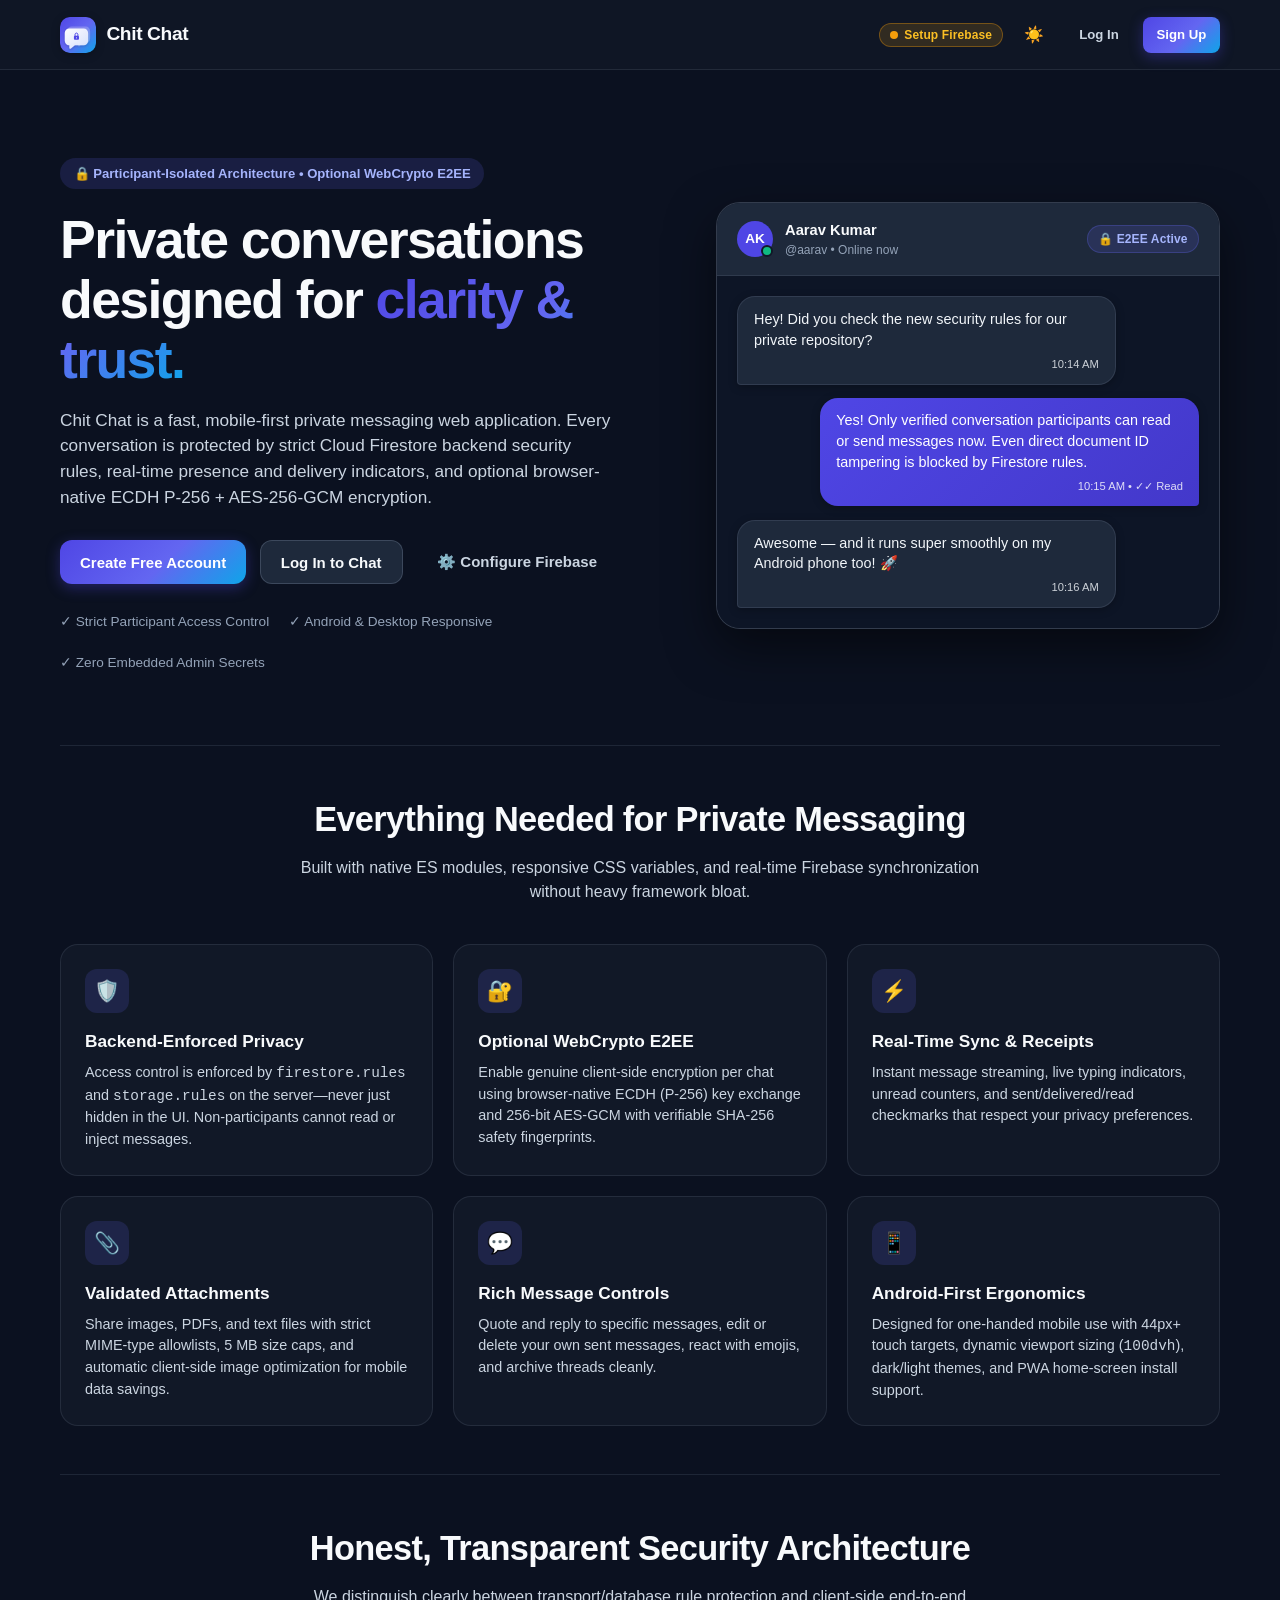
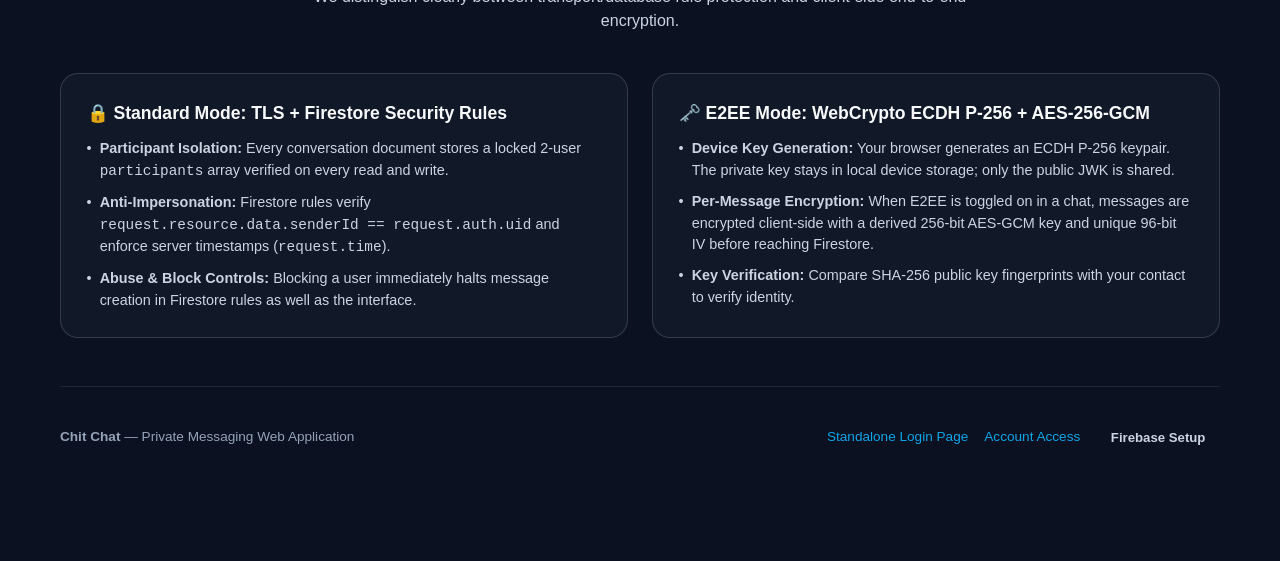
<file: index.html>
<!DOCTYPE html>
<html lang="en" data-theme="dark">
<head>
  <meta charset="UTF-8" />
  <meta name="viewport" content="width=device-width, initial-scale=1.0, viewport-fit=cover" />
  <meta name="theme-color" content="#4f46e5" />
  <meta
    name="description"
    content="Chit Chat — Modern, privacy-first real-time private messaging web application powered by Firebase Authentication, Cloud Firestore security rules, and optional WebCrypto end-to-end encryption."
  />
  <title>Chit Chat — Private Messaging</title>
  <link rel="icon" type="image/svg+xml" href="./assets/icon.svg" />
  <link rel="apple-touch-icon" href="./assets/icon.svg" />
  <link rel="manifest" href="./manifest.json" />
  <link rel="stylesheet" href="./css/styles.css" />
</head>
<body data-page="index">
  <!-- Top Navigation Header (Shown on Landing & Auth Views) -->
  <header id="public-navbar" class="site-navbar">
    <div class="navbar-inner">
      <a href="#landing" id="nav-brand-link" class="brand-link" aria-label="Chit Chat Home">
        <img src="./assets/icon.svg" alt="Chit Chat Logo" class="brand-logo" width="36" height="36" />
        <span>Chit Chat</span>
      </a>

      <div class="navbar-actions">
        <button
          type="button"
          id="btn-firebase-status"
          class="badge badge-unconfigured"
          title="Configure or inspect Firebase connection"
        >
          <span id="firebase-status-dot" class="status-dot warning"></span>
          <span id="firebase-status-label">Setup Firebase</span>
        </button>

        <button
          type="button"
          id="btn-theme-toggle-nav"
          class="icon-btn"
          aria-label="Toggle dark and light theme"
          title="Switch theme"
        >
          <span id="theme-icon-nav" aria-hidden="true">☀️</span>
        </button>

        <button type="button" id="nav-btn-login" class="btn btn-ghost btn-sm">
          Log In
        </button>
        <button type="button" id="nav-btn-signup" class="btn btn-primary btn-sm">
          Sign Up
        </button>
      </div>
    </div>
  </header>

  <!-- VIEW 1: Landing Page -->
  <main id="view-landing" class="landing-container">
    <section class="hero-grid" aria-labelledby="hero-heading">
      <div>
        <div class="hero-eyebrow">
          <span>🔒 Participant-Isolated Architecture • Optional WebCrypto E2EE</span>
        </div>
        <h1 id="hero-heading" class="hero-title">
          Private conversations designed for <span class="gradient-text">clarity &amp; trust.</span>
        </h1>
        <p class="hero-subtitle">
          Chit Chat is a fast, mobile-first private messaging web application. Every conversation is protected by strict Cloud Firestore backend security rules, real-time presence and delivery indicators, and optional browser-native ECDH P-256 + AES-256-GCM encryption.
        </p>

        <div class="hero-cta-group">
          <button type="button" id="hero-btn-signup" class="btn btn-primary">
            Create Free Account
          </button>
          <button type="button" id="hero-btn-login" class="btn btn-secondary">
            Log In to Chat
          </button>
          <button type="button" id="hero-btn-config" class="btn btn-ghost">
            ⚙️ Configure Firebase
          </button>
        </div>

        <ul class="hero-trust-list">
          <li>✓ Strict Participant Access Control</li>
          <li>✓ Android &amp; Desktop Responsive</li>
          <li>✓ Zero Embedded Admin Secrets</li>
        </ul>
      </div>

      <!-- Interactive Live Visual Preview Card -->
      <div class="hero-preview-card" aria-label="Chit Chat Interface Preview">
        <div class="preview-card-header">
          <div class="preview-user-row">
            <div class="avatar avatar-sm" style="background-color: #4f46e5;">
              <span>AK</span>
              <span class="avatar-presence online"></span>
            </div>
            <div>
              <div style="font-weight: 700; font-size: 0.92rem;">Aarav Kumar</div>
              <div style="font-size: 0.75rem; color: var(--text-muted);">@aarav • Online now</div>
            </div>
          </div>
          <span class="badge badge-security">🔒 E2EE Active</span>
        </div>

        <div class="preview-card-body">
          <div class="preview-bubble incoming">
            Hey! Did you check the new security rules for our private repository?
            <div class="preview-meta">10:14 AM</div>
          </div>
          <div class="preview-bubble outgoing">
            Yes! Only verified conversation participants can read or send messages now. Even direct document ID tampering is blocked by Firestore rules.
            <div class="preview-meta">10:15 AM • ✓✓ Read</div>
          </div>
          <div class="preview-bubble incoming">
            Awesome — and it runs super smoothly on my Android phone too! 🚀
            <div class="preview-meta">10:16 AM</div>
          </div>
        </div>
      </div>
    </section>

    <!-- Feature Highlights Section -->
    <section class="section-block" aria-labelledby="features-heading">
      <div class="section-header">
        <h2 id="features-heading" class="section-title">Everything Needed for Private Messaging</h2>
        <p class="section-desc">
          Built with native ES modules, responsive CSS variables, and real-time Firebase synchronization without heavy framework bloat.
        </p>
      </div>

      <div class="features-grid">
        <article class="feature-card">
          <div class="feature-icon" aria-hidden="true">🛡️</div>
          <h3>Backend-Enforced Privacy</h3>
          <p>
            Access control is enforced by <code>firestore.rules</code> and <code>storage.rules</code> on the server—never just hidden in the UI. Non-participants cannot read or inject messages.
          </p>
        </article>

        <article class="feature-card">
          <div class="feature-icon" aria-hidden="true">🔐</div>
          <h3>Optional WebCrypto E2EE</h3>
          <p>
            Enable genuine client-side encryption per chat using browser-native ECDH (P-256) key exchange and 256-bit AES-GCM with verifiable SHA-256 safety fingerprints.
          </p>
        </article>

        <article class="feature-card">
          <div class="feature-icon" aria-hidden="true">⚡</div>
          <h3>Real-Time Sync &amp; Receipts</h3>
          <p>
            Instant message streaming, live typing indicators, unread counters, and sent/delivered/read checkmarks that respect your privacy preferences.
          </p>
        </article>

        <article class="feature-card">
          <div class="feature-icon" aria-hidden="true">📎</div>
          <h3>Validated Attachments</h3>
          <p>
            Share images, PDFs, and text files with strict MIME-type allowlists, 5 MB size caps, and automatic client-side image optimization for mobile data savings.
          </p>
        </article>

        <article class="feature-card">
          <div class="feature-icon" aria-hidden="true">💬</div>
          <h3>Rich Message Controls</h3>
          <p>
            Quote and reply to specific messages, edit or delete your own sent messages, react with emojis, and archive threads cleanly.
          </p>
        </article>

        <article class="feature-card">
          <div class="feature-icon" aria-hidden="true">📱</div>
          <h3>Android-First Ergonomics</h3>
          <p>
            Designed for one-handed mobile use with 44px+ touch targets, dynamic viewport sizing (<code>100dvh</code>), dark/light themes, and PWA home-screen install support.
          </p>
        </article>
      </div>
    </section>

    <!-- Privacy & Security Transparency Section -->
    <section class="section-block" aria-labelledby="security-heading">
      <div class="section-header">
        <h2 id="security-heading" class="section-title">Honest, Transparent Security Architecture</h2>
        <p class="section-desc">
          We distinguish clearly between transport/database rule protection and client-side end-to-end encryption.
        </p>
      </div>

      <div class="security-architecture-grid">
        <div class="security-card">
          <h3>🔒 Standard Mode: TLS + Firestore Security Rules</h3>
          <ul class="security-list">
            <li>
              <span>•</span>
              <span><strong>Participant Isolation:</strong> Every conversation document stores a locked 2-user <code>participants</code> array verified on every read and write.</span>
            </li>
            <li>
              <span>•</span>
              <span><strong>Anti-Impersonation:</strong> Firestore rules verify <code>request.resource.data.senderId == request.auth.uid</code> and enforce server timestamps (<code>request.time</code>).</span>
            </li>
            <li>
              <span>•</span>
              <span><strong>Abuse &amp; Block Controls:</strong> Blocking a user immediately halts message creation in Firestore rules as well as the interface.</span>
            </li>
          </ul>
        </div>

        <div class="security-card">
          <h3>🗝️ E2EE Mode: WebCrypto ECDH P-256 + AES-256-GCM</h3>
          <ul class="security-list">
            <li>
              <span>•</span>
              <span><strong>Device Key Generation:</strong> Your browser generates an ECDH P-256 keypair. The private key stays in local device storage; only the public JWK is shared.</span>
            </li>
            <li>
              <span>•</span>
              <span><strong>Per-Message Encryption:</strong> When E2EE is toggled on in a chat, messages are encrypted client-side with a derived 256-bit AES-GCM key and unique 96-bit IV before reaching Firestore.</span>
            </li>
            <li>
              <span>•</span>
              <span><strong>Key Verification:</strong> Compare SHA-256 public key fingerprints with your contact to verify identity.</span>
            </li>
          </ul>
        </div>
      </div>

      <footer class="landing-footer">
        <div>
          <strong>Chit Chat</strong> — Private Messaging Web Application
        </div>
        <div style="display: flex; gap: 1rem; align-items: center;">
          <a href="./login.html">Standalone Login Page</a>
          <a href="#auth" id="footer-link-auth">Account Access</a>
          <button type="button" id="footer-btn-config" class="btn btn-ghost btn-sm">
            Firebase Setup
          </button>
        </div>
      </footer>
    </section>
  </main>

  <!-- VIEW 2: Authentication View -->
  <section id="view-auth" class="auth-wrapper hidden" aria-label="Authentication">
    <div class="auth-card">
      <div class="auth-card-header">
        <h1 id="auth-heading">Welcome to Chit Chat</h1>
        <p id="auth-subheading">Sign in to access your private conversations</p>
      </div>

      <div class="auth-tabs" role="tablist">
        <button
          type="button"
          id="tab-login"
          class="auth-tab-btn active"
          role="tab"
          aria-selected="true"
        >
          Log In
        </button>
        <button
          type="button"
          id="tab-signup"
          class="auth-tab-btn"
          role="tab"
          aria-selected="false"
        >
          Sign Up
        </button>
        <button
          type="button"
          id="tab-reset"
          class="auth-tab-btn"
          role="tab"
          aria-selected="false"
        >
          Reset
        </button>
      </div>

      <div id="auth-alert" class="alert-box hidden" role="alert"></div>

      <!-- Form 1: Log In -->
      <form id="form-login" novalidate>
        <div class="form-group">
          <label for="login-email" class="form-label">Email Address</label>
          <input
            type="email"
            id="login-email"
            class="form-input"
            placeholder="you@example.com"
            autocomplete="email"
            required
          />
        </div>

        <div class="form-group">
          <label for="login-password" class="form-label">Password</label>
          <div class="input-with-action">
            <input
              type="password"
              id="login-password"
              class="form-input"
              placeholder="Enter your password"
              autocomplete="current-password"
              required
            />
            <button
              type="button"
              class="input-action-btn"
              data-toggle-password="login-password"
              aria-label="Show or hide password"
            >
              👁️
            </button>
          </div>
        </div>

        <button type="submit" id="btn-submit-login" class="btn btn-primary btn-block">
          Log In
        </button>
      </form>

      <!-- Form 2: Sign Up & Initial Profile Setup -->
      <form id="form-signup" class="hidden" novalidate>
        <div class="form-group">
          <label for="signup-name" class="form-label">Display Name</label>
          <input
            type="text"
            id="signup-name"
            class="form-input"
            placeholder="e.g. Khushnoor"
            maxlength="60"
            autocomplete="name"
            required
          />
        </div>

        <div class="form-group">
          <label for="signup-username" class="form-label">Unique Handle (@username)</label>
          <input
            type="text"
            id="signup-username"
            class="form-input"
            placeholder="e.g. khushnoor_m"
            maxlength="30"
            autocomplete="username"
            required
          />
          <span class="form-hint">3–30 lowercase letters, numbers, underscores, or dots.</span>
        </div>

        <div class="form-group">
          <label for="signup-email" class="form-label">Email Address</label>
          <input
            type="email"
            id="signup-email"
            class="form-input"
            placeholder="you@example.com"
            autocomplete="email"
            required
          />
        </div>

        <div class="form-group">
          <label for="signup-password" class="form-label">Password</label>
          <div class="input-with-action">
            <input
              type="password"
              id="signup-password"
              class="form-input"
              placeholder="At least 8 characters"
              autocomplete="new-password"
              required
            />
            <button
              type="button"
              class="input-action-btn"
              data-toggle-password="signup-password"
              aria-label="Show or hide password"
            >
              👁️
            </button>
          </div>
        </div>

        <div class="form-group">
          <label for="signup-confirm" class="form-label">Confirm Password</label>
          <input
            type="password"
            id="signup-confirm"
            class="form-input"
            placeholder="Re-enter your password"
            autocomplete="new-password"
            required
          />
        </div>

        <div class="form-group">
          <label for="signup-bio" class="form-label">Status / Bio (Optional)</label>
          <input
            type="text"
            id="signup-bio"
            class="form-input"
            placeholder="Hey there! I am using Chit Chat."
            maxlength="160"
          />
        </div>

        <button type="submit" id="btn-submit-signup" class="btn btn-primary btn-block">
          Create Account &amp; Verify Email
        </button>
      </form>

      <!-- Form 3: Password Reset -->
      <form id="form-reset" class="hidden" novalidate>
        <div class="form-group">
          <label for="reset-email" class="form-label">Account Email Address</label>
          <input
            type="email"
            id="reset-email"
            class="form-input"
            placeholder="Enter your registered email"
            autocomplete="email"
            required
          />
          <span class="form-hint">
            We will send a secure password reset link via Firebase Authentication.
          </span>
        </div>

        <button type="submit" id="btn-submit-reset" class="btn btn-primary btn-block">
          Send Password Reset Email
        </button>
      </form>

      <div class="auth-footer-links">
        <button type="button" id="auth-back-landing" class="btn btn-ghost btn-sm">
          ← Back to Home
        </button>
        <button type="button" id="auth-open-config" class="btn btn-ghost btn-sm">
          ⚙️ Firebase Config
        </button>
      </div>
    </div>
  </section>

  <!-- VIEW 3 & 4: Authenticated Chat Dashboard & Private Chat Window -->
  <div id="view-workspace" class="workspace-shell hidden">
    <div id="email-verification-banner" class="verification-banner hidden" role="region" aria-label="Email verification notice">
      <span>
        📧 Your email address is not verified yet. Please check your inbox for the verification link.
      </span>
      <div class="verification-banner-actions">
        <button type="button" id="btn-resend-verification" class="btn btn-secondary btn-sm">
          Resend Email
        </button>
        <button type="button" id="btn-refresh-verification" class="btn btn-primary btn-sm">
          I've Verified
        </button>
      </div>
    </div>

    <div id="workspace-main-grid" class="workspace-main">
      <!-- LEFT PANE: Chat Dashboard Sidebar -->
      <aside class="dashboard-sidebar" aria-label="Conversations and User Directory">
        <div class="sidebar-topbar">
          <div
            id="sidebar-user-profile-trigger"
            class="current-user-chip"
            role="button"
            tabindex="0"
            title="Open Profile &amp; Settings"
          >
            <div id="current-user-avatar" class="avatar avatar-sm">
              <span>U</span>
              <span class="avatar-presence online"></span>
            </div>
            <div class="user-chip-meta">
              <div id="current-user-name" class="user-chip-name">Loading...</div>
              <div id="current-user-handle" class="user-chip-handle">@user</div>
            </div>
          </div>

          <div class="sidebar-toolbar-actions">
            <button
              type="button"
              id="btn-new-chat"
              class="icon-btn"
              title="Find user &amp; start new private chat"
              aria-label="Start new chat"
            >
              ➕
            </button>
            <button
              type="button"
              id="btn-theme-toggle-app"
              class="icon-btn"
              title="Toggle theme"
              aria-label="Toggle theme"
            >
              <span id="theme-icon-app">☀️</span>
            </button>
            <button
              type="button"
              id="btn-open-settings"
              class="icon-btn"
              title="Profile &amp; Settings"
              aria-label="Open profile and settings"
            >
              ⚙️
            </button>
          </div>
        </div>

        <div class="sidebar-search-box">
          <div class="search-input-wrap">
            <span class="search-icon" aria-hidden="true">🔍</span>
            <input
              type="search"
              id="dashboard-search-input"
              class="search-input"
              placeholder="Search chats or @username..."
              aria-label="Search conversations or users"
            />
            <button
              type="button"
              id="btn-clear-search"
              class="search-clear-btn hidden"
              aria-label="Clear search"
            >
              ✕
            </button>
          </div>
        </div>

        <div class="sidebar-filter-tabs" role="tablist" aria-label="Conversation filters">
          <button
            type="button"
            class="filter-pill active"
            data-filter="all"
            role="tab"
            aria-selected="true"
          >
            All Chats
          </button>
          <button
            type="button"
            class="filter-pill"
            data-filter="unread"
            role="tab"
            aria-selected="false"
          >
            Unread <span id="filter-unread-count"></span>
          </button>
          <button
            type="button"
            class="filter-pill"
            data-filter="archived"
            role="tab"
            aria-selected="false"
          >
            Archived
          </button>
          <button
            type="button"
            class="filter-pill"
            data-filter="directory"
            role="tab"
            aria-selected="false"
          >
            Find Users
          </button>
        </div>

        <div id="conversation-list" class="conversation-list" role="list">
          <div class="empty-list-state">
            No conversations yet. Tap <strong>Find Users</strong> or <strong>➕</strong> to start a private chat.
          </div>
        </div>
      </aside>

      <!-- RIGHT PANE: Private Chat Window -->
      <section class="chat-panel" aria-label="Private Chat Window">
        <div id="chat-empty-state" class="chat-empty-state">
          <div class="chat-empty-icon" aria-hidden="true">💬</div>
          <h2>Select a Private Conversation</h2>
          <p>
            Choose an existing thread from the left or search the directory by <code>@username</code> or email to start a private 1-to-1 chat.
          </p>
          <button type="button" id="btn-empty-find-users" class="btn btn-primary btn-sm">
            🔍 Find Users to Chat With
          </button>
        </div>

        <div id="active-chat-container" class="active-chat-container hidden">
          <header class="chat-window-header">
            <div class="chat-header-left">
              <button
                type="button"
                id="btn-mobile-back"
                class="icon-btn mobile-back-btn"
                aria-label="Back to conversation list"
                title="Back to chats"
              >
                ←
              </button>

              <div id="chat-peer-avatar" class="avatar avatar-sm">
                <span>P</span>
                <span id="chat-peer-presence-dot" class="avatar-presence"></span>
              </div>

              <div class="chat-peer-info">
                <div id="chat-peer-name" class="chat-peer-name">Contact Name</div>
                <div id="chat-peer-status" class="chat-peer-status">Offline</div>
              </div>
            </div>

            <div class="chat-header-actions">
              <button
                type="button"
                id="btn-toggle-e2ee"
                class="badge badge-security"
                title="Toggle optional WebCrypto ECDH+AES-GCM End-to-End Encryption"
              >
                🛡️ Standard
              </button>

              <button
                type="button"
                id="btn-verify-keys"
                class="icon-btn"
                title="Inspect Security &amp; E2EE Key Fingerprints"
                aria-label="Security details"
              >
                🔐
              </button>

              <button
                type="button"
                id="btn-archive-chat"
                class="icon-btn"
                title="Archive or unarchive conversation"
                aria-label="Archive conversation"
              >
                📥
              </button>

              <button
                type="button"
                id="btn-block-user"
                class="icon-btn"
                title="Block or unblock user"
                aria-label="Block user"
              >
                🚫
              </button>

              <button
                type="button"
                id="btn-report-user"
                class="icon-btn"
                title="Report user for abuse"
                aria-label="Report user"
              >
                🚩
              </button>

              <button
                type="button"
                id="btn-delete-chat"
                class="icon-btn"
                title="Delete conversation"
                aria-label="Delete conversation"
              >
                🗑️
              </button>
            </div>
          </header>

          <div class="chat-security-strip">
            <span id="chat-security-description">
              🛡️ Protected by Cloud Firestore Participant Rules &amp; TLS.
            </span>
            <button
              type="button"
              id="btn-security-learn-more"
              class="btn btn-ghost btn-sm"
              style="min-height: 26px; padding: 0.1rem 0.5rem; font-size: 0.74rem;"
            >
              Verify Keys
            </button>
          </div>

          <div id="messages-stream" class="messages-stream" role="log" aria-live="polite"></div>

          <div id="composer-context-bar" class="composer-context-bar hidden">
            <div class="composer-context-info">
              <div id="composer-context-title" class="composer-context-title">Replying to</div>
              <div id="composer-context-text" class="composer-context-text"></div>
            </div>
            <button
              type="button"
              id="btn-cancel-context"
              class="icon-btn"
              aria-label="Cancel reply or edit"
            >
              ✕
            </button>
          </div>

          <div id="attachment-preview-bar" class="composer-context-bar hidden">
            <div class="composer-context-info">
              <div class="composer-context-title">📎 Staged Attachment</div>
              <div id="attachment-preview-name" class="composer-context-text"></div>
            </div>
            <button
              type="button"
              id="btn-remove-attachment"
              class="icon-btn"
              aria-label="Remove attachment"
            >
              ✕
            </button>
          </div>

          <div id="blocked-conversation-banner" class="blocked-notice-bar hidden">
            <span id="blocked-banner-text">
              🚫 This conversation is currently blocked. New messages cannot be sent.
            </span>
            <button type="button" id="btn-unblock-banner" class="btn btn-secondary btn-sm">
              Unblock
            </button>
          </div>

          <form id="chat-composer-form" class="chat-composer" novalidate>
            <div id="emoji-popover" class="emoji-popover hidden" role="dialog" aria-label="Emoji picker">
              <div id="emoji-grid" class="emoji-grid"></div>
            </div>

            <button
              type="button"
              id="btn-emoji-picker"
              class="icon-btn"
              aria-label="Insert emoji"
              title="Emojis"
            >
              😊
            </button>

            <label
              for="chat-attachment-input"
              class="icon-btn"
              title="Attach image, PDF, or text file (max 5 MB)"
              aria-label="Attach file"
              style="cursor: pointer;"
            >
              📎
            </label>
            <input
              type="file"
              id="chat-attachment-input"
              class="sr-only"
              accept="image/jpeg,image/png,image/webp,image/gif,application/pdf,text/plain"
            />

            <div class="composer-input-wrap">
              <textarea
                id="chat-message-input"
                class="composer-textarea"
                rows="1"
                maxlength="4000"
                placeholder="Write a private message..."
                aria-label="Message text"
              ></textarea>
              <div id="composer-char-count" class="composer-char-count">0 / 4000</div>
            </div>

            <button
              type="submit"
              id="btn-send-message"
              class="send-msg-btn"
              aria-label="Send message"
              title="Send message"
            >
              ➤
            </button>
          </form>
        </div>
      </section>
    </div>
  </div>

  <!-- MODAL 1: User Profile & Settings -->
  <div id="modal-settings" class="modal-backdrop hidden" role="dialog" aria-modal="true" aria-labelledby="settings-modal-title">
    <div class="modal-dialog">
      <div class="modal-header">
        <h2 id="settings-modal-title">Profile &amp; Settings</h2>
        <button type="button" id="btn-close-settings" class="icon-btn" aria-label="Close settings">
          ✕
        </button>
      </div>

      <div class="modal-body">
        <div id="settings-alert" class="alert-box hidden" role="alert"></div>

        <div class="settings-section">
          <div class="settings-section-title">User Profile</div>
          <div class="profile-avatar-editor">
            <div id="settings-avatar-preview" class="avatar avatar-lg">
              <span>U</span>
            </div>
            <div>
              <div style="display: flex; gap: 0.5rem; flex-wrap: wrap;">
                <label for="settings-avatar-file" class="btn btn-secondary btn-sm" style="cursor: pointer;">
                  📷 Upload Photo
                </label>
                <input
                  type="file"
                  id="settings-avatar-file"
                  class="sr-only"
                  accept="image/jpeg,image/png,image/webp,image/gif"
                />
                <button type="button" id="btn-clear-avatar" class="btn btn-ghost btn-sm">
                  Use Initials
                </button>
              </div>
              <div id="settings-color-swatches" class="color-swatch-row" aria-label="Avatar color"></div>
            </div>
          </div>

          <div class="form-group">
            <label for="settings-display-name" class="form-label">Display Name</label>
            <input type="text" id="settings-display-name" class="form-input" maxlength="60" />
          </div>

          <div class="form-group">
            <label for="settings-username" class="form-label">Username (@handle)</label>
            <input type="text" id="settings-username" class="form-input" maxlength="30" />
          </div>

          <div class="form-group">
            <label for="settings-bio" class="form-label">About / Status</label>
            <input type="text" id="settings-bio" class="form-input" maxlength="250" />
          </div>

          <div class="form-group">
            <label class="form-label">Account Email</label>
            <div style="display: flex; align-items: center; justify-content: space-between; gap: 0.5rem;">
              <span id="settings-email-display" style="font-size: 0.9rem; color: var(--text-secondary);"></span>
              <span id="settings-email-badge" class="badge badge-unconfigured">Unverified</span>
            </div>
          </div>

          <button type="button" id="btn-save-profile" class="btn btn-primary btn-sm">
            Save Profile Changes
          </button>
        </div>

        <div class="settings-section">
          <div class="settings-section-title">Appearance &amp; Theme</div>
          <div class="form-group" style="margin-bottom: 0;">
            <label for="settings-theme-select" class="form-label">Color Theme</label>
            <select id="settings-theme-select" class="form-select">
              <option value="dark">🌙 Dark Theme (Slate Indigo)</option>
              <option value="light">☀️ Light Theme (Crisp Daylight)</option>
              <option value="system">💻 Match Device System Setting</option>
            </select>
          </div>
        </div>

        <div class="settings-section">
          <div class="settings-section-title">Privacy &amp; Security</div>

          <div class="toggle-row">
            <div class="toggle-label-group">
              <div class="toggle-label-title">Show Online &amp; Last Seen Status</div>
              <div class="toggle-label-desc">Let contacts see when you are active in Chit Chat.</div>
            </div>
            <input type="checkbox" id="toggle-online-status" checked />
          </div>

          <div class="toggle-row">
            <div class="toggle-label-group">
              <div class="toggle-label-title">Send Read Receipts (✓✓)</div>
              <div class="toggle-label-desc">Notify contacts when you have read their messages.</div>
            </div>
            <input type="checkbox" id="toggle-read-receipts" checked />
          </div>

          <div style="margin-top: 0.85rem;">
            <div class="form-label" style="margin-bottom: 0.35rem;">
              Your Device WebCrypto E2EE Public Key Fingerprint (ECDH P-256)
            </div>
            <div id="settings-key-fingerprint" class="fingerprint-box">Generating...</div>
            <div style="margin-top: 0.5rem; display: flex; justify-content: space-between; align-items: center;">
              <span class="form-hint">Used for optional client-side end-to-end encrypted chats.</span>
              <button type="button" id="btn-rotate-keys" class="btn btn-secondary btn-sm">
                🔄 Rotate Keypair
              </button>
            </div>
          </div>
        </div>

        <div class="settings-section">
          <div class="settings-section-title">Notification Preferences</div>

          <div class="toggle-row">
            <div class="toggle-label-group">
              <div class="toggle-label-title">Browser Notifications</div>
              <div class="toggle-label-desc">Show system alerts when new messages arrive in background tabs.</div>
            </div>
            <input type="checkbox" id="toggle-browser-notifications" />
          </div>

          <div class="toggle-row">
            <div class="toggle-label-group">
              <div class="toggle-label-title">Message Sound Effects</div>
              <div class="toggle-label-desc">Play a subtle chime on incoming messages.</div>
            </div>
            <input type="checkbox" id="toggle-sound-effects" checked />
          </div>

          <div class="toggle-row">
            <div class="toggle-label-group">
              <div class="toggle-label-title">Show Message Previews</div>
              <div class="toggle-label-desc">Include message snippet inside notification banners.</div>
            </div>
            <input type="checkbox" id="toggle-message-preview" checked />
          </div>
        </div>

        <div class="settings-section">
          <div class="settings-section-title">Session &amp; Backend</div>
          <div style="display: flex; flex-wrap: wrap; gap: 0.65rem;">
            <button type="button" id="btn-settings-firebase" class="btn btn-secondary btn-sm">
              ⚙️ Firebase Connection Settings
            </button>
            <button type="button" id="btn-logout" class="btn btn-danger btn-sm">
              🚪 Log Out
            </button>
          </div>
        </div>
      </div>
    </div>
  </div>

  <!-- MODAL 2: Firebase Backend Configuration Setup -->
  <div id="modal-firebase-config" class="modal-backdrop hidden" role="dialog" aria-modal="true" aria-labelledby="firebase-modal-title">
    <div class="modal-dialog">
      <div class="modal-header">
        <h2 id="firebase-modal-title">Configure Firebase Backend</h2>
        <button type="button" id="btn-close-firebase-modal" class="icon-btn" aria-label="Close Firebase setup">
          ✕
        </button>
      </div>

      <div class="modal-body">
        <p style="font-size: 0.88rem; color: var(--text-secondary); margin-bottom: 1rem;">
          Chit Chat runs as a static site on GitHub Pages and connects directly to your Firebase project for Authentication, Cloud Firestore, and Storage. Paste your Firebase Web App config snippet below (or configure <code>js/firebase-config.js</code>).
        </p>

        <div id="firebase-config-alert" class="alert-box hidden" role="alert"></div>

        <div class="form-group">
          <label for="firebase-config-textarea" class="form-label">
            Paste Firebase Web Config (JSON or <code>const firebaseConfig = { ... }</code>)
          </label>
          <textarea
            id="firebase-config-textarea"
            class="form-textarea"
            rows="7"
            placeholder='{
  "apiKey": "YOUR_API_KEY",
  "authDomain": "your-project.firebaseapp.com",
  "projectId": "your-project",
  "storageBucket": "your-project.firebasestorage.app",
  "messagingSenderId": "1234567890",
  "appId": "1:1234567890:web:abcdef123456"
}'
            style="font-family: var(--font-mono); font-size: 0.82rem;"
          ></textarea>
          <span class="form-hint">
            Stored locally in your browser's <code>localStorage</code>. Never paste service-account private keys or admin tokens.
          </span>
        </div>
      </div>

      <div class="modal-footer">
        <button type="button" id="btn-clear-firebase-config" class="btn btn-danger btn-sm">
          Clear Saved Config
        </button>
        <button type="button" id="btn-save-firebase-config" class="btn btn-primary btn-sm">
          Save &amp; Connect Firebase
        </button>
      </div>
    </div>
  </div>

  <!-- MODAL 3: Report User -->
  <div id="modal-report" class="modal-backdrop hidden" role="dialog" aria-modal="true" aria-labelledby="report-modal-title">
    <div class="modal-dialog">
      <div class="modal-header">
        <h2 id="report-modal-title">Report User</h2>
        <button type="button" id="btn-close-report-modal" class="icon-btn" aria-label="Close report dialog">
          ✕
        </button>
      </div>

      <form id="form-report-user">
        <div class="modal-body">
          <p style="font-size: 0.88rem; color: var(--text-secondary); margin-bottom: 1rem;">
            Submit a confidential safety report to the <code>/reports</code> collection. You can also block this user immediately.
          </p>

          <div class="form-group">
            <label for="report-reason" class="form-label">Reason for Report</label>
            <select id="report-reason" class="form-select" required>
              <option value="Spam or unwanted messages">Spam or unwanted messages</option>
              <option value="Harassment or abusive behavior">Harassment or abusive behavior</option>
              <option value="Impersonation or fake profile">Impersonation or fake profile</option>
              <option value="Malicious link or attachment">Malicious link or attachment</option>
              <option value="Other safety concern">Other safety concern</option>
            </select>
          </div>

          <div class="form-group">
            <label for="report-details" class="form-label">Additional Details (Optional)</label>
            <textarea
              id="report-details"
              class="form-textarea"
              maxlength="1500"
              placeholder="Provide any context to help review this report..."
            ></textarea>
          </div>

          <div class="toggle-row">
            <div class="toggle-label-group">
              <div class="toggle-label-title">Also block this user</div>
              <div class="toggle-label-desc">Prevent them from sending further messages in this conversation.</div>
            </div>
            <input type="checkbox" id="report-also-block" checked />
          </div>
        </div>

        <div class="modal-footer">
          <button type="button" id="btn-cancel-report" class="btn btn-ghost btn-sm">
            Cancel
          </button>
          <button type="submit" class="btn btn-danger btn-sm">
            Submit Report
          </button>
        </div>
      </form>
    </div>
  </div>

  <!-- MODAL 4: Conversation Security & Key Verification -->
  <div id="modal-security-info" class="modal-backdrop hidden" role="dialog" aria-modal="true" aria-labelledby="security-modal-title">
    <div class="modal-dialog">
      <div class="modal-header">
        <h2 id="security-modal-title">Conversation Security &amp; Verification</h2>
        <button type="button" id="btn-close-security-modal" class="icon-btn" aria-label="Close security info">
          ✕
        </button>
      </div>

      <div class="modal-body">
        <div class="form-group">
          <div class="form-label">Current Protection Mode</div>
          <div id="security-modal-mode-badge" class="badge badge-security" style="align-self: flex-start; margin-top: 0.25rem;">
            Standard Mode (Firestore Rules + TLS)
          </div>
        </div>

        <p style="font-size: 0.86rem; color: var(--text-secondary); margin-bottom: 1rem;">
          In <strong>Standard Mode</strong>, messages are protected in transit via HTTPS/TLS and restricted to the 2 conversation participants by Cloud Firestore Security Rules. When <strong>WebCrypto E2EE Mode</strong> is toggled on, messages are additionally encrypted on your device using ECDH (P-256) + AES-256-GCM before being sent to Firestore.
        </p>

        <div class="form-group">
          <div class="form-label">Your Public Key Fingerprint (SHA-256)</div>
          <div id="security-modal-my-fp" class="fingerprint-box">Unavailable</div>
        </div>

        <div class="form-group">
          <div class="form-label">Contact's Public Key Fingerprint (SHA-256)</div>
          <div id="security-modal-peer-fp" class="fingerprint-box">Unavailable</div>
        </div>
      </div>

      <div class="modal-footer">
        <button type="button" id="btn-close-security-footer" class="btn btn-primary btn-sm">
          Done
        </button>
      </div>
    </div>
  </div>

  <!-- Toast Notification Container -->
  <div id="toast-container" class="toast-container" aria-live="polite"></div>

  <!-- Application Entry Module -->
  <script type="module" src="./js/app.js"></script>
</body>
</html>
</file>
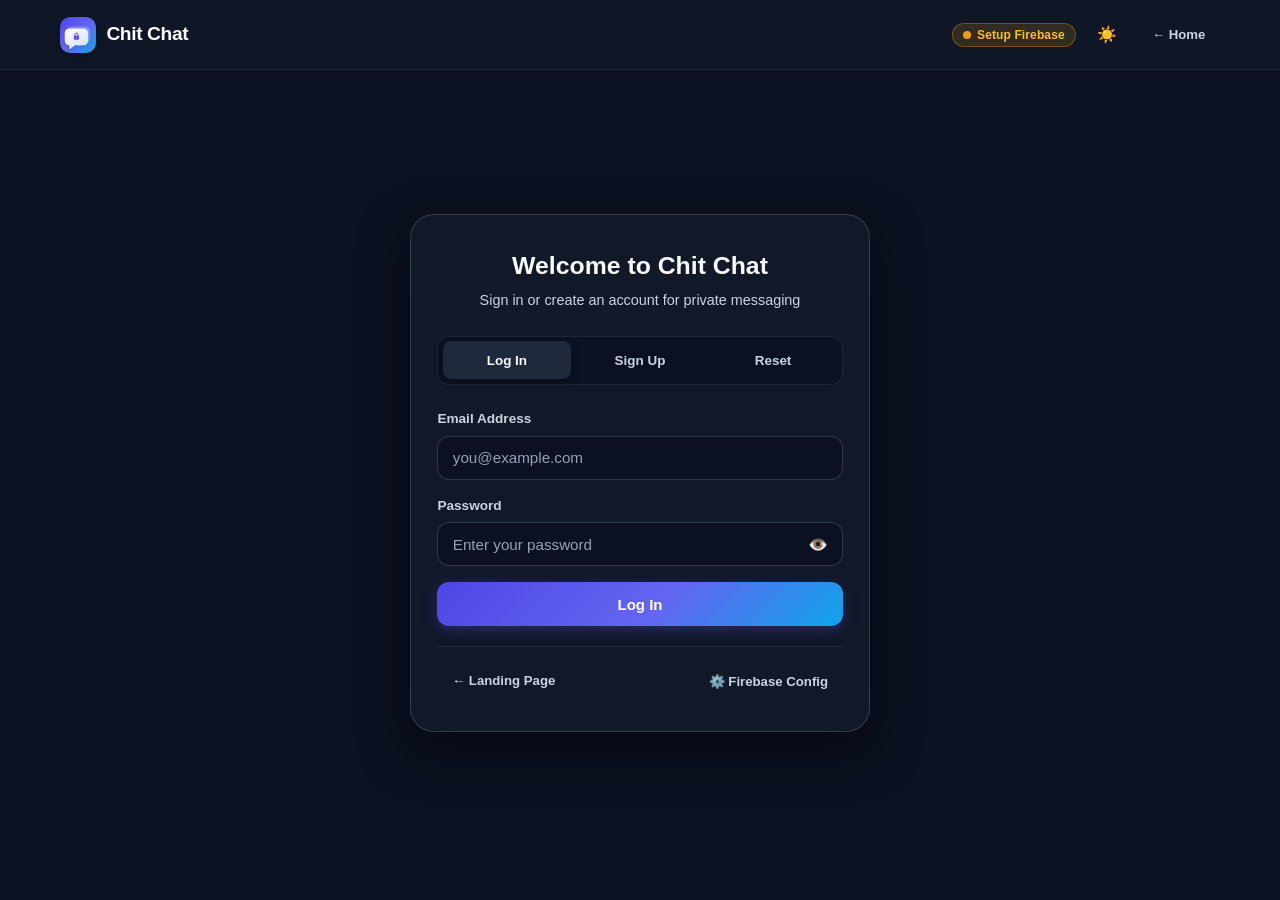
<file: login.html>
<!DOCTYPE html>
<html lang="en" data-theme="dark">
<head>
  <meta charset="UTF-8" />
  <meta name="viewport" content="width=device-width, initial-scale=1.0, viewport-fit=cover" />
  <meta name="theme-color" content="#4f46e5" />
  <meta
    name="description"
    content="Log in or create your account on Chit Chat — Private Messaging Web Application."
  />
  <title>Account Access — Chit Chat</title>
  <link rel="icon" type="image/svg+xml" href="./assets/icon.svg" />
  <link rel="apple-touch-icon" href="./assets/icon.svg" />
  <link rel="manifest" href="./manifest.json" />
  <link rel="stylesheet" href="./css/styles.css" />
</head>
<body data-page="login">
  <!-- Top Navigation Header -->
  <header id="public-navbar" class="site-navbar">
    <div class="navbar-inner">
      <a href="./index.html" class="brand-link" aria-label="Chit Chat Home">
        <img src="./assets/icon.svg" alt="Chit Chat Logo" class="brand-logo" width="36" height="36" />
        <span>Chit Chat</span>
      </a>

      <div class="navbar-actions">
        <button
          type="button"
          id="btn-firebase-status"
          class="badge badge-unconfigured"
          title="Configure or inspect Firebase connection"
        >
          <span id="firebase-status-dot" class="status-dot warning"></span>
          <span id="firebase-status-label">Setup Firebase</span>
        </button>

        <button
          type="button"
          id="btn-theme-toggle-nav"
          class="icon-btn"
          aria-label="Toggle dark and light theme"
          title="Switch theme"
        >
          <span id="theme-icon-nav" aria-hidden="true">☀️</span>
        </button>

        <a href="./index.html" class="btn btn-ghost btn-sm">← Home</a>
      </div>
    </div>
  </header>

  <!-- Standalone Authentication View -->
  <main id="view-auth" class="auth-wrapper" aria-label="Authentication">
    <div class="auth-card">
      <div class="auth-card-header">
        <h1 id="auth-heading">Welcome to Chit Chat</h1>
        <p id="auth-subheading">Sign in or create an account for private messaging</p>
      </div>

      <div class="auth-tabs" role="tablist">
        <button
          type="button"
          id="tab-login"
          class="auth-tab-btn active"
          role="tab"
          aria-selected="true"
        >
          Log In
        </button>
        <button
          type="button"
          id="tab-signup"
          class="auth-tab-btn"
          role="tab"
          aria-selected="false"
        >
          Sign Up
        </button>
        <button
          type="button"
          id="tab-reset"
          class="auth-tab-btn"
          role="tab"
          aria-selected="false"
        >
          Reset
        </button>
      </div>

      <div id="auth-alert" class="alert-box hidden" role="alert"></div>

      <form id="form-login" novalidate>
        <div class="form-group">
          <label for="login-email" class="form-label">Email Address</label>
          <input
            type="email"
            id="login-email"
            class="form-input"
            placeholder="you@example.com"
            autocomplete="email"
            required
          />
        </div>

        <div class="form-group">
          <label for="login-password" class="form-label">Password</label>
          <div class="input-with-action">
            <input
              type="password"
              id="login-password"
              class="form-input"
              placeholder="Enter your password"
              autocomplete="current-password"
              required
            />
            <button
              type="button"
              class="input-action-btn"
              data-toggle-password="login-password"
              aria-label="Show or hide password"
            >
              👁️
            </button>
          </div>
        </div>

        <button type="submit" id="btn-submit-login" class="btn btn-primary btn-block">
          Log In
        </button>
      </form>

      <form id="form-signup" class="hidden" novalidate>
        <div class="form-group">
          <label for="signup-name" class="form-label">Display Name</label>
          <input
            type="text"
            id="signup-name"
            class="form-input"
            placeholder="e.g. Khushnoor"
            maxlength="60"
            autocomplete="name"
            required
          />
        </div>

        <div class="form-group">
          <label for="signup-username" class="form-label">Unique Handle (@username)</label>
          <input
            type="text"
            id="signup-username"
            class="form-input"
            placeholder="e.g. khushnoor_m"
            maxlength="30"
            autocomplete="username"
            required
          />
          <span class="form-hint">3–30 lowercase letters, numbers, underscores, or dots.</span>
        </div>

        <div class="form-group">
          <label for="signup-email" class="form-label">Email Address</label>
          <input
            type="email"
            id="signup-email"
            class="form-input"
            placeholder="you@example.com"
            autocomplete="email"
            required
          />
        </div>

        <div class="form-group">
          <label for="signup-password" class="form-label">Password</label>
          <div class="input-with-action">
            <input
              type="password"
              id="signup-password"
              class="form-input"
              placeholder="At least 8 characters"
              autocomplete="new-password"
              required
            />
            <button
              type="button"
              class="input-action-btn"
              data-toggle-password="signup-password"
              aria-label="Show or hide password"
            >
              👁️
            </button>
          </div>
        </div>

        <div class="form-group">
          <label for="signup-confirm" class="form-label">Confirm Password</label>
          <input
            type="password"
            id="signup-confirm"
            class="form-input"
            placeholder="Re-enter your password"
            autocomplete="new-password"
            required
          />
        </div>

        <div class="form-group">
          <label for="signup-bio" class="form-label">Status / Bio (Optional)</label>
          <input
            type="text"
            id="signup-bio"
            class="form-input"
            placeholder="Hey there! I am using Chit Chat."
            maxlength="160"
          />
        </div>

        <button type="submit" id="btn-submit-signup" class="btn btn-primary btn-block">
          Create Account &amp; Verify Email
        </button>
      </form>

      <form id="form-reset" class="hidden" novalidate>
        <div class="form-group">
          <label for="reset-email" class="form-label">Account Email Address</label>
          <input
            type="email"
            id="reset-email"
            class="form-input"
            placeholder="Enter your registered email"
            autocomplete="email"
            required
          />
          <span class="form-hint">
            We will send a secure password reset link via Firebase Authentication.
          </span>
        </div>

        <button type="submit" id="btn-submit-reset" class="btn btn-primary btn-block">
          Send Password Reset Email
        </button>
      </form>

      <div class="auth-footer-links">
        <a href="./index.html" class="btn btn-ghost btn-sm">← Landing Page</a>
        <button type="button" id="auth-open-config" class="btn btn-ghost btn-sm">
          ⚙️ Firebase Config
        </button>
      </div>
    </div>
  </main>

  <div id="modal-firebase-config" class="modal-backdrop hidden" role="dialog" aria-modal="true" aria-labelledby="firebase-modal-title">
    <div class="modal-dialog">
      <div class="modal-header">
        <h2 id="firebase-modal-title">Configure Firebase Backend</h2>
        <button type="button" id="btn-close-firebase-modal" class="icon-btn" aria-label="Close Firebase setup">
          ✕
        </button>
      </div>

      <div class="modal-body">
        <p style="font-size: 0.88rem; color: var(--text-secondary); margin-bottom: 1rem;">
          Paste your Firebase Web App configuration JSON or snippet below to connect Authentication, Cloud Firestore, and Storage.
        </p>

        <div id="firebase-config-alert" class="alert-box hidden" role="alert"></div>

        <div class="form-group">
          <label for="firebase-config-textarea" class="form-label">
            Firebase Web Config (JSON or <code>const firebaseConfig = { ... }</code>)
          </label>
          <textarea
            id="firebase-config-textarea"
            class="form-textarea"
            rows="7"
            placeholder='{
  "apiKey": "YOUR_API_KEY",
  "authDomain": "your-project.firebaseapp.com",
  "projectId": "your-project",
  "storageBucket": "your-project.firebasestorage.app",
  "messagingSenderId": "1234567890",
  "appId": "1:1234567890:web:abcdef123456"
}'
            style="font-family: var(--font-mono); font-size: 0.82rem;"
          ></textarea>
        </div>
      </div>

      <div class="modal-footer">
        <button type="button" id="btn-clear-firebase-config" class="btn btn-danger btn-sm">
          Clear Saved Config
        </button>
        <button type="button" id="btn-save-firebase-config" class="btn btn-primary btn-sm">
          Save &amp; Connect Firebase
        </button>
      </div>
    </div>
  </div>

  <div id="toast-container" class="toast-container" aria-live="polite"></div>

  <script type="module" src="./js/app.js"></script>
</body>
</html>
</file>
<file: css/styles.css>
/* ==========================================================================
   Chit Chat — Modern Private Messaging Web Application Stylesheet
   Mobile-First Responsive Design | Dark & Light Themes | Accessible Contrast
   ========================================================================== */

:root,
[data-theme="dark"] {
  --bg-primary: #0b1120;
  --bg-secondary: #111827;
  --bg-tertiary: #1e293b;
  --bg-elevated: #1f2937;
  --bg-glass: rgba(17, 24, 39, 0.86);
  --bg-chat-canvas: #0d1526;

  --text-primary: #f8fafc;
  --text-secondary: #cbd5e1;
  --text-muted: #94a3b8;
  --text-inverse: #ffffff;

  --accent-primary: #6366f1;
  --accent-primary-hover: #4f46e5;
  --accent-secondary: #0ea5e9;
  --accent-soft: rgba(99, 102, 241, 0.16);
  --accent-gradient: linear-gradient(135deg, #4f46e5 0%, #6366f1 55%, #0ea5e9 100%);

  --bubble-sent-bg: linear-gradient(135deg, #4f46e5 0%, #4338ca 100%);
  --bubble-sent-text: #ffffff;
  --bubble-received-bg: #1e293b;
  --bubble-received-text: #f1f5f9;
  --bubble-received-border: rgba(148, 163, 184, 0.16);

  --border-subtle: rgba(148, 163, 184, 0.14);
  --border-strong: rgba(148, 163, 184, 0.26);
  --focus-ring: 0 0 0 3px rgba(99, 102, 241, 0.38);

  --status-online: #10b981;
  --status-warning: #f59e0b;
  --status-danger: #ef4444;
  --status-info: #38bdf8;

  --shadow-sm: 0 2px 8px rgba(0, 0, 0, 0.25);
  --shadow-md: 0 8px 24px rgba(0, 0, 0, 0.35);
  --shadow-lg: 0 18px 48px rgba(0, 0, 0, 0.5);

  --radius-sm: 8px;
  --radius-md: 12px;
  --radius-lg: 18px;
  --radius-xl: 24px;
  --radius-full: 9999px;

  --transition-fast: 150ms cubic-bezier(0.4, 0, 0.2, 1);
  --transition-base: 220ms cubic-bezier(0.4, 0, 0.2, 1);
  --font-sans: "Inter", -apple-system, BlinkMacSystemFont, "Segoe UI", Roboto,
    Helvetica, Arial, sans-serif;
  --font-mono: "JetBrains Mono", "Fira Code", ui-monospace, SFMono-Regular,
    Menlo, Monaco, Consolas, monospace;
}

[data-theme="light"] {
  --bg-primary: #f8fafc;
  --bg-secondary: #ffffff;
  --bg-tertiary: #f1f5f9;
  --bg-elevated: #ffffff;
  --bg-glass: rgba(255, 255, 255, 0.88);
  --bg-chat-canvas: #f1f5f9;

  --text-primary: #0f172a;
  --text-secondary: #334155;
  --text-muted: #64748b;
  --text-inverse: #ffffff;

  --accent-primary: #4f46e5;
  --accent-primary-hover: #4338ca;
  --accent-secondary: #0284c7;
  --accent-soft: rgba(79, 70, 229, 0.1);
  --accent-gradient: linear-gradient(135deg, #4f46e5 0%, #6366f1 55%, #0284c7 100%);

  --bubble-sent-bg: linear-gradient(135deg, #4f46e5 0%, #4338ca 100%);
  --bubble-sent-text: #ffffff;
  --bubble-received-bg: #ffffff;
  --bubble-received-text: #0f172a;
  --bubble-received-border: rgba(15, 23, 42, 0.1);

  --border-subtle: rgba(15, 23, 42, 0.09);
  --border-strong: rgba(15, 23, 42, 0.18);
  --focus-ring: 0 0 0 3px rgba(79, 70, 229, 0.25);

  --shadow-sm: 0 2px 6px rgba(15, 23, 42, 0.06);
  --shadow-md: 0 8px 24px rgba(15, 23, 42, 0.09);
  --shadow-lg: 0 20px 44px rgba(15, 23, 42, 0.14);
}

/* ==========================================================================
   Reset & Base Typography
   ========================================================================== */

*,
*::before,
*::after {
  box-sizing: border-box;
  margin: 0;
  padding: 0;
}

html {
  font-size: 16px;
  -webkit-text-size-adjust: 100%;
  scroll-behavior: smooth;
}

body {
  font-family: var(--font-sans);
  background-color: var(--bg-primary);
  color: var(--text-primary);
  line-height: 1.5;
  min-height: 100vh;
  min-height: 100dvh;
  overflow-x: hidden;
  transition: background-color var(--transition-base), color var(--transition-base);
}

a {
  color: var(--accent-secondary);
  text-decoration: none;
  transition: color var(--transition-fast);
}

a:hover {
  text-decoration: underline;
}

button,
input,
textarea,
select {
  font-family: inherit;
  font-size: inherit;
  color: inherit;
}

button {
  cursor: pointer;
  border: none;
  background: none;
  touch-action: manipulation;
}

button:focus-visible,
input:focus-visible,
textarea:focus-visible,
select:focus-visible,
a:focus-visible {
  outline: none;
  box-shadow: var(--focus-ring);
}

.hidden {
  display: none !important;
}

.sr-only {
  position: absolute;
  width: 1px;
  height: 1px;
  padding: 0;
  margin: -1px;
  overflow: hidden;
  clip: rect(0, 0, 0, 0);
  white-space: nowrap;
  border: 0;
}

/* ==========================================================================
   Reusable Buttons, Badges & Inputs
   ========================================================================== */

.btn {
  display: inline-flex;
  align-items: center;
  justify-content: center;
  gap: 0.5rem;
  min-height: 44px;
  padding: 0.625rem 1.25rem;
  border-radius: var(--radius-md);
  font-weight: 600;
  font-size: 0.9375rem;
  transition: transform var(--transition-fast), box-shadow var(--transition-fast),
    background-color var(--transition-fast), border-color var(--transition-fast);
  user-select: none;
  white-space: nowrap;
}

.btn:active:not(:disabled) {
  transform: scale(0.98);
}

.btn:disabled {
  opacity: 0.55;
  cursor: not-allowed;
}

.btn-primary {
  background: var(--accent-gradient);
  color: var(--text-inverse);
  box-shadow: 0 4px 14px rgba(79, 70, 229, 0.35);
}

.btn-primary:hover:not(:disabled) {
  box-shadow: 0 6px 20px rgba(79, 70, 229, 0.5);
  text-decoration: none;
}

.btn-secondary {
  background-color: var(--bg-tertiary);
  color: var(--text-primary);
  border: 1px solid var(--border-strong);
}

.btn-secondary:hover:not(:disabled) {
  background-color: var(--bg-elevated);
  text-decoration: none;
}

.btn-ghost {
  background-color: transparent;
  color: var(--text-secondary);
  border: 1px solid transparent;
}

.btn-ghost:hover:not(:disabled) {
  background-color: var(--bg-tertiary);
  color: var(--text-primary);
  text-decoration: none;
}

.btn-danger {
  background-color: rgba(239, 68, 68, 0.14);
  color: #f87171;
  border: 1px solid rgba(239, 68, 68, 0.32);
}

.btn-danger:hover:not(:disabled) {
  background-color: rgba(239, 68, 68, 0.24);
}

.btn-sm {
  min-height: 36px;
  padding: 0.375rem 0.85rem;
  font-size: 0.825rem;
  border-radius: var(--radius-sm);
}

.btn-block {
  width: 100%;
}

.icon-btn {
  display: inline-flex;
  align-items: center;
  justify-content: center;
  width: 42px;
  height: 42px;
  border-radius: var(--radius-md);
  color: var(--text-secondary);
  background-color: transparent;
  border: 1px solid transparent;
  transition: background-color var(--transition-fast), color var(--transition-fast),
    border-color var(--transition-fast);
  flex-shrink: 0;
}

.icon-btn:hover {
  background-color: var(--bg-tertiary);
  color: var(--text-primary);
}

.badge {
  display: inline-flex;
  align-items: center;
  gap: 0.375rem;
  padding: 0.25rem 0.65rem;
  border-radius: var(--radius-full);
  font-size: 0.75rem;
  font-weight: 600;
  letter-spacing: 0.01em;
}

.badge-connected {
  background-color: rgba(16, 185, 129, 0.15);
  color: #34d399;
  border: 1px solid rgba(16, 185, 129, 0.32);
}

[data-theme="light"] .badge-connected {
  color: #047857;
}

.badge-unconfigured {
  background-color: rgba(245, 158, 11, 0.15);
  color: #fbbf24;
  border: 1px solid rgba(245, 158, 11, 0.35);
}

[data-theme="light"] .badge-unconfigured {
  color: #b45309;
}

.badge-security {
  background-color: var(--accent-soft);
  color: var(--accent-primary);
  border: 1px solid rgba(99, 102, 241, 0.28);
}

[data-theme="dark"] .badge-security {
  color: #a5b4fc;
}

.status-dot {
  width: 8px;
  height: 8px;
  border-radius: 50%;
  display: inline-block;
}

.status-dot.online {
  background-color: var(--status-online);
  box-shadow: 0 0 0 2px rgba(16, 185, 129, 0.25);
}

.status-dot.warning {
  background-color: var(--status-warning);
}

/* ==========================================================================
   Form Controls
   ========================================================================== */

.form-group {
  display: flex;
  flex-direction: column;
  gap: 0.375rem;
  margin-bottom: 1rem;
}

.form-label {
  font-size: 0.85rem;
  font-weight: 600;
  color: var(--text-secondary);
}

.form-input,
.form-textarea,
.form-select {
  width: 100%;
  min-height: 44px;
  padding: 0.65rem 0.9rem;
  border-radius: var(--radius-md);
  background-color: var(--bg-primary);
  border: 1px solid var(--border-strong);
  color: var(--text-primary);
  font-size: 0.95rem;
  transition: border-color var(--transition-fast), box-shadow var(--transition-fast);
}

.form-textarea {
  min-height: 92px;
  resize: vertical;
}

.form-input::placeholder,
.form-textarea::placeholder {
  color: var(--text-muted);
}

.form-input:focus,
.form-textarea:focus,
.form-select:focus {
  border-color: var(--accent-primary);
  box-shadow: var(--focus-ring);
}

.form-hint {
  font-size: 0.78rem;
  color: var(--text-muted);
}

.input-with-action {
  position: relative;
  display: flex;
  align-items: center;
}

.input-with-action .form-input {
  padding-right: 3rem;
}

.input-action-btn {
  position: absolute;
  right: 0.4rem;
  width: 36px;
  height: 36px;
  border-radius: var(--radius-sm);
  color: var(--text-muted);
  display: inline-flex;
  align-items: center;
  justify-content: center;
}

.input-action-btn:hover {
  color: var(--text-primary);
  background-color: var(--bg-tertiary);
}

.alert-box {
  padding: 0.75rem 1rem;
  border-radius: var(--radius-md);
  font-size: 0.875rem;
  margin-bottom: 1rem;
  border: 1px solid transparent;
  line-height: 1.45;
}

.alert-error {
  background-color: rgba(239, 68, 68, 0.12);
  border-color: rgba(239, 68, 68, 0.35);
  color: #fca5a5;
}

[data-theme="light"] .alert-error {
  color: #b91c1c;
}

.alert-success {
  background-color: rgba(16, 185, 129, 0.12);
  border-color: rgba(16, 185, 129, 0.35);
  color: #6ee7b7;
}

[data-theme="light"] .alert-success {
  color: #047857;
}

.alert-info {
  background-color: rgba(14, 165, 233, 0.12);
  border-color: rgba(14, 165, 233, 0.35);
  color: #7dd3fc;
}

[data-theme="light"] .alert-info {
  color: #0369a1;
}

/* ==========================================================================
   Top Navigation Header (Landing & Auth Views)
   ========================================================================== */

.site-navbar {
  position: sticky;
  top: 0;
  z-index: 40;
  backdrop-filter: blur(14px);
  background-color: var(--bg-glass);
  border-bottom: 1px solid var(--border-subtle);
}

.navbar-inner {
  max-width: 1200px;
  margin: 0 auto;
  padding: 0.85rem 1.25rem;
  display: flex;
  align-items: center;
  justify-content: space-between;
  gap: 1rem;
}

.brand-link {
  display: inline-flex;
  align-items: center;
  gap: 0.65rem;
  font-weight: 800;
  font-size: 1.2rem;
  color: var(--text-primary);
  letter-spacing: -0.02em;
}

.brand-link:hover {
  text-decoration: none;
}

.brand-logo {
  width: 36px;
  height: 36px;
  border-radius: 10px;
  box-shadow: var(--shadow-sm);
}

.navbar-actions {
  display: flex;
  align-items: center;
  gap: 0.6rem;
  flex-wrap: wrap;
}

/* ==========================================================================
   1. Landing Page View
   ========================================================================== */

.landing-container {
  max-width: 1200px;
  margin: 0 auto;
  padding: 2.5rem 1.25rem 4rem;
}

.hero-grid {
  display: grid;
  grid-template-columns: 1fr;
  gap: 2.5rem;
  align-items: center;
  padding: 1.5rem 0 3.5rem;
}

@media (min-width: 920px) {
  .hero-grid {
    grid-template-columns: 1.1fr 0.9fr;
    padding: 3rem 0 4.5rem;
  }
}

.hero-eyebrow {
  display: inline-flex;
  align-items: center;
  gap: 0.5rem;
  padding: 0.35rem 0.85rem;
  border-radius: var(--radius-full);
  background-color: var(--accent-soft);
  color: var(--accent-primary);
  font-size: 0.82rem;
  font-weight: 600;
  margin-bottom: 1.25rem;
}

[data-theme="dark"] .hero-eyebrow {
  color: #a5b4fc;
}

.hero-title {
  font-size: clamp(2rem, 4.5vw, 3.35rem);
  font-weight: 800;
  line-height: 1.12;
  letter-spacing: -0.03em;
  margin-bottom: 1.15rem;
}

.hero-title .gradient-text {
  background: var(--accent-gradient);
  -webkit-background-clip: text;
  background-clip: text;
  color: transparent;
}

.hero-subtitle {
  font-size: 1.075rem;
  color: var(--text-secondary);
  max-width: 58ch;
  margin-bottom: 1.85rem;
}

.hero-cta-group {
  display: flex;
  flex-wrap: wrap;
  gap: 0.85rem;
  margin-bottom: 1.75rem;
}

.hero-trust-list {
  display: flex;
  flex-wrap: wrap;
  gap: 1.25rem;
  color: var(--text-muted);
  font-size: 0.85rem;
  list-style: none;
}

.hero-trust-list li {
  display: inline-flex;
  align-items: center;
  gap: 0.4rem;
}

.hero-preview-card {
  background-color: var(--bg-secondary);
  border: 1px solid var(--border-strong);
  border-radius: var(--radius-xl);
  box-shadow: var(--shadow-lg);
  overflow: hidden;
}

.preview-card-header {
  padding: 1rem 1.25rem;
  background-color: var(--bg-tertiary);
  border-bottom: 1px solid var(--border-subtle);
  display: flex;
  align-items: center;
  justify-content: space-between;
}

.preview-user-row {
  display: flex;
  align-items: center;
  gap: 0.75rem;
}

.preview-card-body {
  padding: 1.25rem;
  display: flex;
  flex-direction: column;
  gap: 0.85rem;
  background-color: var(--bg-chat-canvas);
}

.preview-bubble {
  max-width: 82%;
  padding: 0.75rem 1rem;
  border-radius: var(--radius-lg);
  font-size: 0.9rem;
  line-height: 1.45;
  box-shadow: var(--shadow-sm);
}

.preview-bubble.incoming {
  align-self: flex-start;
  background-color: var(--bubble-received-bg);
  color: var(--bubble-received-text);
  border: 1px solid var(--bubble-received-border);
  border-bottom-left-radius: 4px;
}

.preview-bubble.outgoing {
  align-self: flex-end;
  background: var(--bubble-sent-bg);
  color: var(--bubble-sent-text);
  border-bottom-right-radius: 4px;
}

.preview-meta {
  display: flex;
  align-items: center;
  justify-content: flex-end;
  gap: 0.35rem;
  font-size: 0.7rem;
  opacity: 0.82;
  margin-top: 0.3rem;
}

.section-block {
  padding: 3rem 0;
  border-top: 1px solid var(--border-subtle);
}

.section-header {
  text-align: center;
  max-width: 680px;
  margin: 0 auto 2.5rem;
}

.section-title {
  font-size: clamp(1.5rem, 3vw, 2.15rem);
  font-weight: 800;
  letter-spacing: -0.02em;
  margin-bottom: 0.65rem;
}

.section-desc {
  color: var(--text-secondary);
  font-size: 1rem;
}

.features-grid {
  display: grid;
  grid-template-columns: repeat(auto-fit, minmax(280px, 1fr));
  gap: 1.25rem;
}

.feature-card {
  background-color: var(--bg-secondary);
  border: 1px solid var(--border-subtle);
  border-radius: var(--radius-lg);
  padding: 1.5rem;
  transition: transform var(--transition-base), border-color var(--transition-base),
    box-shadow var(--transition-base);
}

.feature-card:hover {
  transform: translateY(-3px);
  border-color: var(--border-strong);
  box-shadow: var(--shadow-md);
}

.feature-icon {
  width: 44px;
  height: 44px;
  border-radius: var(--radius-md);
  background-color: var(--accent-soft);
  color: var(--accent-primary);
  display: inline-flex;
  align-items: center;
  justify-content: center;
  font-size: 1.3rem;
  margin-bottom: 1rem;
}

.feature-card h3 {
  font-size: 1.08rem;
  font-weight: 700;
  margin-bottom: 0.45rem;
}

.feature-card p {
  font-size: 0.9rem;
  color: var(--text-secondary);
}

.security-architecture-grid {
  display: grid;
  grid-template-columns: repeat(auto-fit, minmax(300px, 1fr));
  gap: 1.5rem;
}

.security-card {
  background-color: var(--bg-secondary);
  border: 1px solid var(--border-strong);
  border-radius: var(--radius-lg);
  padding: 1.6rem;
}

.security-card h3 {
  display: flex;
  align-items: center;
  gap: 0.5rem;
  font-size: 1.1rem;
  margin-bottom: 0.75rem;
}

.security-list {
  list-style: none;
  display: flex;
  flex-direction: column;
  gap: 0.6rem;
  font-size: 0.9rem;
  color: var(--text-secondary);
}

.security-list li {
  display: flex;
  align-items: flex-start;
  gap: 0.5rem;
}

.landing-footer {
  margin-top: 3rem;
  padding-top: 2rem;
  border-top: 1px solid var(--border-subtle);
  display: flex;
  flex-wrap: wrap;
  align-items: center;
  justify-content: space-between;
  gap: 1rem;
  font-size: 0.85rem;
  color: var(--text-muted);
}

/* ==========================================================================
   2. Authentication View
   ========================================================================== */

.auth-wrapper {
  min-height: calc(100dvh - 70px);
  display: flex;
  align-items: center;
  justify-content: center;
  padding: 1.5rem 1rem 3rem;
}

.auth-card {
  width: 100%;
  max-width: 460px;
  background-color: var(--bg-secondary);
  border: 1px solid var(--border-strong);
  border-radius: var(--radius-xl);
  padding: 2rem 1.65rem;
  box-shadow: var(--shadow-lg);
}

.auth-card-header {
  text-align: center;
  margin-bottom: 1.5rem;
}

.auth-card-header h1 {
  font-size: 1.55rem;
  font-weight: 800;
  margin-bottom: 0.35rem;
}

.auth-card-header p {
  font-size: 0.9rem;
  color: var(--text-secondary);
}

.auth-tabs {
  display: grid;
  grid-template-columns: repeat(3, 1fr);
  gap: 0.35rem;
  background-color: var(--bg-primary);
  padding: 0.3rem;
  border-radius: var(--radius-md);
  border: 1px solid var(--border-subtle);
  margin-bottom: 1.5rem;
}

.auth-tab-btn {
  min-height: 38px;
  border-radius: var(--radius-sm);
  font-size: 0.84rem;
  font-weight: 600;
  color: var(--text-secondary);
  transition: background-color var(--transition-fast), color var(--transition-fast);
}

.auth-tab-btn.active {
  background-color: var(--bg-tertiary);
  color: var(--text-primary);
  box-shadow: var(--shadow-sm);
}

.auth-footer-links {
  margin-top: 1.25rem;
  padding-top: 1rem;
  border-top: 1px solid var(--border-subtle);
  display: flex;
  align-items: center;
  justify-content: space-between;
  font-size: 0.84rem;
  color: var(--text-muted);
}

/* ==========================================================================
   3 & 4. Chat Workspace (Dashboard Sidebar + Private Chat Window)
   ========================================================================== */

.workspace-shell {
  height: 100vh;
  height: 100dvh;
  width: 100%;
  display: flex;
  flex-direction: column;
  background-color: var(--bg-primary);
  overflow: hidden;
}

.verification-banner {
  background-color: rgba(245, 158, 11, 0.16);
  border-bottom: 1px solid rgba(245, 158, 11, 0.35);
  padding: 0.55rem 1rem;
  display: flex;
  align-items: center;
  justify-content: space-between;
  flex-wrap: wrap;
  gap: 0.75rem;
  font-size: 0.84rem;
}

.verification-banner-actions {
  display: flex;
  align-items: center;
  gap: 0.5rem;
}

.workspace-main {
  flex: 1;
  display: grid;
  grid-template-columns: 1fr;
  min-height: 0;
  position: relative;
}

@media (min-width: 860px) {
  .workspace-main {
    grid-template-columns: 360px 1fr;
  }
}

@media (min-width: 1180px) {
  .workspace-main {
    grid-template-columns: 390px 1fr;
  }
}

.dashboard-sidebar {
  display: flex;
  flex-direction: column;
  background-color: var(--bg-secondary);
  border-right: 1px solid var(--border-subtle);
  min-height: 0;
  height: 100%;
}

@media (max-width: 859px) {
  .workspace-main.mobile-chat-open .dashboard-sidebar {
    display: none;
  }
  .workspace-main:not(.mobile-chat-open) .chat-panel {
    display: none;
  }
}

.sidebar-topbar {
  padding: 0.85rem 1rem;
  border-bottom: 1px solid var(--border-subtle);
  display: flex;
  align-items: center;
  justify-content: space-between;
  gap: 0.75rem;
}

.current-user-chip {
  display: flex;
  align-items: center;
  gap: 0.7rem;
  min-width: 0;
  cursor: pointer;
  padding: 0.25rem 0.4rem;
  border-radius: var(--radius-md);
  transition: background-color var(--transition-fast);
}

.current-user-chip:hover {
  background-color: var(--bg-tertiary);
}

.user-chip-meta {
  min-width: 0;
}

.user-chip-name {
  font-weight: 700;
  font-size: 0.94rem;
  white-space: nowrap;
  overflow: hidden;
  text-overflow: ellipsis;
}

.user-chip-handle {
  font-size: 0.76rem;
  color: var(--text-muted);
  white-space: nowrap;
  overflow: hidden;
  text-overflow: ellipsis;
}

.sidebar-toolbar-actions {
  display: flex;
  align-items: center;
  gap: 0.25rem;
}

.avatar {
  position: relative;
  width: 44px;
  height: 44px;
  border-radius: 50%;
  background-color: var(--accent-primary);
  color: #ffffff;
  font-weight: 700;
  font-size: 1rem;
  display: inline-flex;
  align-items: center;
  justify-content: center;
  flex-shrink: 0;
  overflow: visible;
  user-select: none;
}

.avatar img {
  width: 100%;
  height: 100%;
  border-radius: 50%;
  object-fit: cover;
}

.avatar-sm {
  width: 36px;
  height: 36px;
  font-size: 0.85rem;
}

.avatar-lg {
  width: 68px;
  height: 68px;
  font-size: 1.5rem;
}

.avatar-presence {
  position: absolute;
  bottom: 0;
  right: 0;
  width: 12px;
  height: 12px;
  border-radius: 50%;
  border: 2px solid var(--bg-secondary);
  background-color: var(--text-muted);
}

.avatar-presence.online {
  background-color: var(--status-online);
}

.sidebar-search-box {
  padding: 0.75rem 1rem 0.5rem;
}

.search-input-wrap {
  position: relative;
  display: flex;
  align-items: center;
}

.search-input-wrap .search-icon {
  position: absolute;
  left: 0.85rem;
  color: var(--text-muted);
  pointer-events: none;
  font-size: 0.9rem;
}

.search-input {
  width: 100%;
  min-height: 42px;
  padding: 0.5rem 2.2rem 0.5rem 2.45rem;
  border-radius: var(--radius-full);
  background-color: var(--bg-primary);
  border: 1px solid var(--border-subtle);
  font-size: 0.9rem;
  color: var(--text-primary);
}

.search-input:focus {
  border-color: var(--accent-primary);
}

.search-clear-btn {
  position: absolute;
  right: 0.5rem;
  width: 28px;
  height: 28px;
  border-radius: 50%;
  color: var(--text-muted);
  display: inline-flex;
  align-items: center;
  justify-content: center;
}

.sidebar-filter-tabs {
  display: flex;
  align-items: center;
  gap: 0.4rem;
  padding: 0.35rem 1rem 0.75rem;
  border-bottom: 1px solid var(--border-subtle);
  overflow-x: auto;
}

.filter-pill {
  padding: 0.32rem 0.75rem;
  border-radius: var(--radius-full);
  font-size: 0.78rem;
  font-weight: 600;
  color: var(--text-secondary);
  background-color: var(--bg-primary);
  border: 1px solid var(--border-subtle);
  white-space: nowrap;
  transition: all var(--transition-fast);
}

.filter-pill.active {
  background-color: var(--accent-primary);
  color: #ffffff;
  border-color: var(--accent-primary);
}

.conversation-list {
  flex: 1;
  overflow-y: auto;
  padding: 0.5rem;
  display: flex;
  flex-direction: column;
  gap: 0.25rem;
}

.conv-item {
  width: 100%;
  display: flex;
  align-items: center;
  gap: 0.8rem;
  padding: 0.75rem 0.85rem;
  border-radius: var(--radius-md);
  text-align: left;
  transition: background-color var(--transition-fast);
  border: 1px solid transparent;
}

.conv-item:hover {
  background-color: var(--bg-tertiary);
}

.conv-item.active {
  background-color: var(--accent-soft);
  border-color: rgba(99, 102, 241, 0.28);
}

.conv-item-body {
  flex: 1;
  min-width: 0;
}

.conv-item-top {
  display: flex;
  align-items: baseline;
  justify-content: space-between;
  gap: 0.5rem;
  margin-bottom: 0.2rem;
}

.conv-item-title {
  font-weight: 600;
  font-size: 0.94rem;
  color: var(--text-primary);
  white-space: nowrap;
  overflow: hidden;
  text-overflow: ellipsis;
}

.conv-item-time {
  font-size: 0.74rem;
  color: var(--text-muted);
  flex-shrink: 0;
}

.conv-item-bottom {
  display: flex;
  align-items: center;
  justify-content: space-between;
  gap: 0.5rem;
}

.conv-item-preview {
  font-size: 0.83rem;
  color: var(--text-secondary);
  white-space: nowrap;
  overflow: hidden;
  text-overflow: ellipsis;
}

.conv-item.unread .conv-item-title {
  font-weight: 800;
}

.conv-item.unread .conv-item-preview {
  color: var(--text-primary);
  font-weight: 600;
}

.unread-badge {
  min-width: 20px;
  height: 20px;
  padding: 0 6px;
  border-radius: var(--radius-full);
  background-color: var(--accent-primary);
  color: #ffffff;
  font-size: 0.72rem;
  font-weight: 700;
  display: inline-flex;
  align-items: center;
  justify-content: center;
  flex-shrink: 0;
}

.empty-list-state {
  padding: 2.5rem 1.25rem;
  text-align: center;
  color: var(--text-muted);
  font-size: 0.88rem;
}

/* ==========================================================================
   Private Chat Window Panel
   ========================================================================== */

.chat-panel {
  display: flex;
  flex-direction: column;
  background-color: var(--bg-chat-canvas);
  min-height: 0;
  height: 100%;
  position: relative;
}

.chat-empty-state {
  flex: 1;
  display: flex;
  flex-direction: column;
  align-items: center;
  justify-content: center;
  padding: 2rem;
  text-align: center;
  max-width: 440px;
  margin: 0 auto;
}

.chat-empty-icon {
  width: 68px;
  height: 68px;
  border-radius: var(--radius-xl);
  background-color: var(--accent-soft);
  color: var(--accent-primary);
  display: flex;
  align-items: center;
  justify-content: center;
  font-size: 2rem;
  margin-bottom: 1.15rem;
}

.chat-empty-state h2 {
  font-size: 1.3rem;
  font-weight: 700;
  margin-bottom: 0.45rem;
}

.chat-empty-state p {
  font-size: 0.9rem;
  color: var(--text-secondary);
  margin-bottom: 1.25rem;
}

.active-chat-container {
  flex: 1;
  display: flex;
  flex-direction: column;
  min-height: 0;
  height: 100%;
}

.chat-window-header {
  padding: 0.75rem 1rem;
  background-color: var(--bg-secondary);
  border-bottom: 1px solid var(--border-subtle);
  display: flex;
  align-items: center;
  justify-content: space-between;
  gap: 0.75rem;
  z-index: 10;
}

.chat-header-left {
  display: flex;
  align-items: center;
  gap: 0.7rem;
  min-width: 0;
}

.mobile-back-btn {
  display: inline-flex;
}

@media (min-width: 860px) {
  .mobile-back-btn {
    display: none;
  }
}

.chat-peer-info {
  min-width: 0;
}

.chat-peer-name {
  font-weight: 700;
  font-size: 0.98rem;
  white-space: nowrap;
  overflow: hidden;
  text-overflow: ellipsis;
}

.chat-peer-status {
  font-size: 0.77rem;
  color: var(--text-muted);
  white-space: nowrap;
  overflow: hidden;
  text-overflow: ellipsis;
}

.chat-peer-status.typing {
  color: var(--accent-secondary);
  font-weight: 600;
}

.chat-header-actions {
  display: flex;
  align-items: center;
  gap: 0.35rem;
  flex-shrink: 0;
}

.chat-security-strip {
  padding: 0.4rem 1rem;
  background-color: var(--bg-tertiary);
  border-bottom: 1px solid var(--border-subtle);
  display: flex;
  align-items: center;
  justify-content: space-between;
  gap: 0.5rem;
  font-size: 0.76rem;
  color: var(--text-secondary);
}

.messages-stream {
  flex: 1;
  overflow-y: auto;
  padding: 1rem;
  display: flex;
  flex-direction: column;
  gap: 0.65rem;
}

.date-divider {
  align-self: center;
  margin: 0.5rem 0;
  padding: 0.25rem 0.75rem;
  border-radius: var(--radius-full);
  background-color: var(--bg-secondary);
  border: 1px solid var(--border-subtle);
  font-size: 0.74rem;
  font-weight: 600;
  color: var(--text-muted);
}

.message-row {
  display: flex;
  flex-direction: column;
  max-width: 82%;
  position: relative;
  animation: fadeInMsg 160ms ease-out;
}

@media (min-width: 640px) {
  .message-row {
    max-width: 68%;
  }
}

@keyframes fadeInMsg {
  from {
    opacity: 0;
    transform: translateY(6px);
  }
  to {
    opacity: 1;
    transform: translateY(0);
  }
}

.message-row.outgoing {
  align-self: flex-end;
  align-items: flex-end;
}

.message-row.incoming {
  align-self: flex-start;
  align-items: flex-start;
}

.message-bubble {
  padding: 0.65rem 0.9rem;
  border-radius: var(--radius-lg);
  font-size: 0.9375rem;
  line-height: 1.46;
  word-break: break-word;
  box-shadow: var(--shadow-sm);
  position: relative;
}

.message-row.outgoing .message-bubble {
  background: var(--bubble-sent-bg);
  color: var(--bubble-sent-text);
  border-bottom-right-radius: 4px;
}

.message-row.incoming .message-bubble {
  background-color: var(--bubble-received-bg);
  color: var(--bubble-received-text);
  border: 1px solid var(--bubble-received-border);
  border-bottom-left-radius: 4px;
}

.message-bubble.deleted {
  font-style: italic;
  opacity: 0.72;
}

.message-reply-quote {
  padding: 0.4rem 0.65rem;
  margin-bottom: 0.45rem;
  border-left: 3px solid rgba(255, 255, 255, 0.65);
  background-color: rgba(0, 0, 0, 0.18);
  border-radius: 6px;
  font-size: 0.8rem;
}

.message-row.incoming .message-reply-quote {
  border-left-color: var(--accent-primary);
  background-color: var(--bg-primary);
}

.message-reply-sender {
  font-weight: 700;
  font-size: 0.75rem;
  margin-bottom: 0.1rem;
}

.message-attachment {
  margin-bottom: 0.45rem;
}

.message-attachment img {
  display: block;
  max-width: 100%;
  max-height: 280px;
  border-radius: var(--radius-md);
  cursor: pointer;
  object-fit: cover;
}

.file-attachment-chip {
  display: inline-flex;
  align-items: center;
  gap: 0.5rem;
  padding: 0.5rem 0.75rem;
  border-radius: var(--radius-sm);
  background-color: rgba(0, 0, 0, 0.22);
  color: inherit;
  font-size: 0.84rem;
  font-weight: 600;
}

.message-row.incoming .file-attachment-chip {
  background-color: var(--bg-primary);
}

.message-footer {
  display: flex;
  align-items: center;
  justify-content: flex-end;
  gap: 0.35rem;
  margin-top: 0.25rem;
  font-size: 0.7rem;
  opacity: 0.82;
}

.receipt-icon.read {
  color: #7dd3fc;
  font-weight: 700;
}

.message-reactions {
  display: flex;
  flex-wrap: wrap;
  gap: 0.25rem;
  margin-top: 0.25rem;
}

.reaction-pill {
  padding: 0.12rem 0.45rem;
  border-radius: var(--radius-full);
  background-color: var(--bg-secondary);
  border: 1px solid var(--border-strong);
  font-size: 0.75rem;
}

.message-actions-bar {
  display: flex;
  align-items: center;
  gap: 0.2rem;
  margin-top: 0.2rem;
  opacity: 0.85;
}

.msg-action-btn {
  padding: 0.15rem 0.45rem;
  border-radius: 6px;
  font-size: 0.72rem;
  color: var(--text-muted);
  background-color: var(--bg-secondary);
  border: 1px solid var(--border-subtle);
}

.msg-action-btn:hover {
  color: var(--text-primary);
  border-color: var(--border-strong);
}

.composer-context-bar {
  padding: 0.55rem 1rem;
  background-color: var(--bg-tertiary);
  border-top: 1px solid var(--border-subtle);
  display: flex;
  align-items: center;
  justify-content: space-between;
  gap: 0.75rem;
  font-size: 0.83rem;
}

.composer-context-info {
  min-width: 0;
  flex: 1;
}

.composer-context-title {
  font-weight: 700;
  color: var(--accent-secondary);
  font-size: 0.76rem;
}

.composer-context-text {
  white-space: nowrap;
  overflow: hidden;
  text-overflow: ellipsis;
  color: var(--text-secondary);
}

.blocked-notice-bar {
  padding: 0.85rem 1rem;
  background-color: rgba(239, 68, 68, 0.14);
  border-top: 1px solid rgba(239, 68, 68, 0.35);
  display: flex;
  align-items: center;
  justify-content: space-between;
  gap: 0.75rem;
  font-size: 0.86rem;
}

.chat-composer {
  padding: 0.75rem 1rem;
  padding-bottom: calc(0.75rem + env(safe-area-inset-bottom, 0px));
  background-color: var(--bg-secondary);
  border-top: 1px solid var(--border-subtle);
  display: flex;
  align-items: flex-end;
  gap: 0.5rem;
  position: relative;
}

.composer-input-wrap {
  flex: 1;
  background-color: var(--bg-primary);
  border: 1px solid var(--border-strong);
  border-radius: 22px;
  padding: 0.45rem 0.9rem;
  display: flex;
  flex-direction: column;
}

.composer-input-wrap:focus-within {
  border-color: var(--accent-primary);
  box-shadow: var(--focus-ring);
}

.composer-textarea {
  width: 100%;
  max-height: 120px;
  min-height: 24px;
  border: none;
  background: transparent;
  resize: none;
  color: var(--text-primary);
  font-size: 0.95rem;
  line-height: 1.4;
}

.composer-textarea:focus {
  outline: none;
  box-shadow: none;
}

.composer-char-count {
  font-size: 0.68rem;
  color: var(--text-muted);
  text-align: right;
  margin-top: 0.15rem;
}

.send-msg-btn {
  width: 44px;
  height: 44px;
  border-radius: 50%;
  background: var(--accent-gradient);
  color: #ffffff;
  display: inline-flex;
  align-items: center;
  justify-content: center;
  font-size: 1.1rem;
  flex-shrink: 0;
  box-shadow: 0 4px 12px rgba(79, 70, 229, 0.35);
}

.emoji-popover {
  position: absolute;
  bottom: 68px;
  left: 1rem;
  width: min(320px, calc(100vw - 2rem));
  background-color: var(--bg-secondary);
  border: 1px solid var(--border-strong);
  border-radius: var(--radius-lg);
  box-shadow: var(--shadow-lg);
  padding: 0.75rem;
  z-index: 30;
}

.emoji-grid {
  display: grid;
  grid-template-columns: repeat(7, 1fr);
  gap: 0.25rem;
  max-height: 190px;
  overflow-y: auto;
}

.emoji-item-btn {
  height: 38px;
  border-radius: var(--radius-sm);
  font-size: 1.25rem;
  display: flex;
  align-items: center;
  justify-content: center;
}

.emoji-item-btn:hover {
  background-color: var(--bg-tertiary);
}

/* ==========================================================================
   5. Modals (Profile & Settings, Firebase Setup, Report, Security)
   ========================================================================== */

.modal-backdrop {
  position: fixed;
  inset: 0;
  z-index: 80;
  background-color: rgba(2, 6, 23, 0.72);
  backdrop-filter: blur(4px);
  display: flex;
  align-items: center;
  justify-content: center;
  padding: 1rem;
}

.modal-dialog {
  width: 100%;
  max-width: 560px;
  max-height: 90dvh;
  background-color: var(--bg-secondary);
  border: 1px solid var(--border-strong);
  border-radius: var(--radius-xl);
  box-shadow: var(--shadow-lg);
  display: flex;
  flex-direction: column;
  overflow: hidden;
}

.modal-header {
  padding: 1.1rem 1.35rem;
  border-bottom: 1px solid var(--border-subtle);
  display: flex;
  align-items: center;
  justify-content: space-between;
  gap: 1rem;
}

.modal-header h2 {
  font-size: 1.15rem;
  font-weight: 700;
}

.modal-body {
  padding: 1.35rem;
  overflow-y: auto;
  flex: 1;
}

.modal-footer {
  padding: 1rem 1.35rem;
  border-top: 1px solid var(--border-subtle);
  display: flex;
  align-items: center;
  justify-content: flex-end;
  gap: 0.65rem;
}

.settings-section {
  padding-bottom: 1.25rem;
  margin-bottom: 1.25rem;
  border-bottom: 1px solid var(--border-subtle);
}

.settings-section:last-child {
  border-bottom: none;
  margin-bottom: 0;
  padding-bottom: 0;
}

.settings-section-title {
  font-size: 0.85rem;
  font-weight: 700;
  text-transform: uppercase;
  letter-spacing: 0.04em;
  color: var(--text-muted);
  margin-bottom: 0.85rem;
}

.profile-avatar-editor {
  display: flex;
  align-items: center;
  gap: 1rem;
  margin-bottom: 1rem;
}

.color-swatch-row {
  display: flex;
  align-items: center;
  gap: 0.45rem;
  flex-wrap: wrap;
  margin-top: 0.5rem;
}

.color-swatch {
  width: 26px;
  height: 26px;
  border-radius: 50%;
  border: 2px solid transparent;
}

.color-swatch.active {
  border-color: var(--text-primary);
  transform: scale(1.12);
}

.toggle-row {
  display: flex;
  align-items: center;
  justify-content: space-between;
  gap: 1rem;
  padding: 0.55rem 0;
}

.toggle-label-group {
  flex: 1;
}

.toggle-label-title {
  font-size: 0.92rem;
  font-weight: 600;
}

.toggle-label-desc {
  font-size: 0.78rem;
  color: var(--text-muted);
}

.fingerprint-box {
  font-family: var(--font-mono);
  font-size: 0.8rem;
  padding: 0.65rem 0.85rem;
  border-radius: var(--radius-sm);
  background-color: var(--bg-primary);
  border: 1px solid var(--border-subtle);
  word-break: break-all;
}

.toast-container {
  position: fixed;
  bottom: 1.25rem;
  right: 1.25rem;
  z-index: 100;
  display: flex;
  flex-direction: column;
  gap: 0.5rem;
  max-width: min(380px, calc(100vw - 2.5rem));
}

.toast-item {
  padding: 0.8rem 1rem;
  border-radius: var(--radius-md);
  background-color: var(--bg-elevated);
  border: 1px solid var(--border-strong);
  color: var(--text-primary);
  box-shadow: var(--shadow-md);
  font-size: 0.875rem;
  display: flex;
  align-items: center;
  justify-content: space-between;
  gap: 0.75rem;
}
</file>
